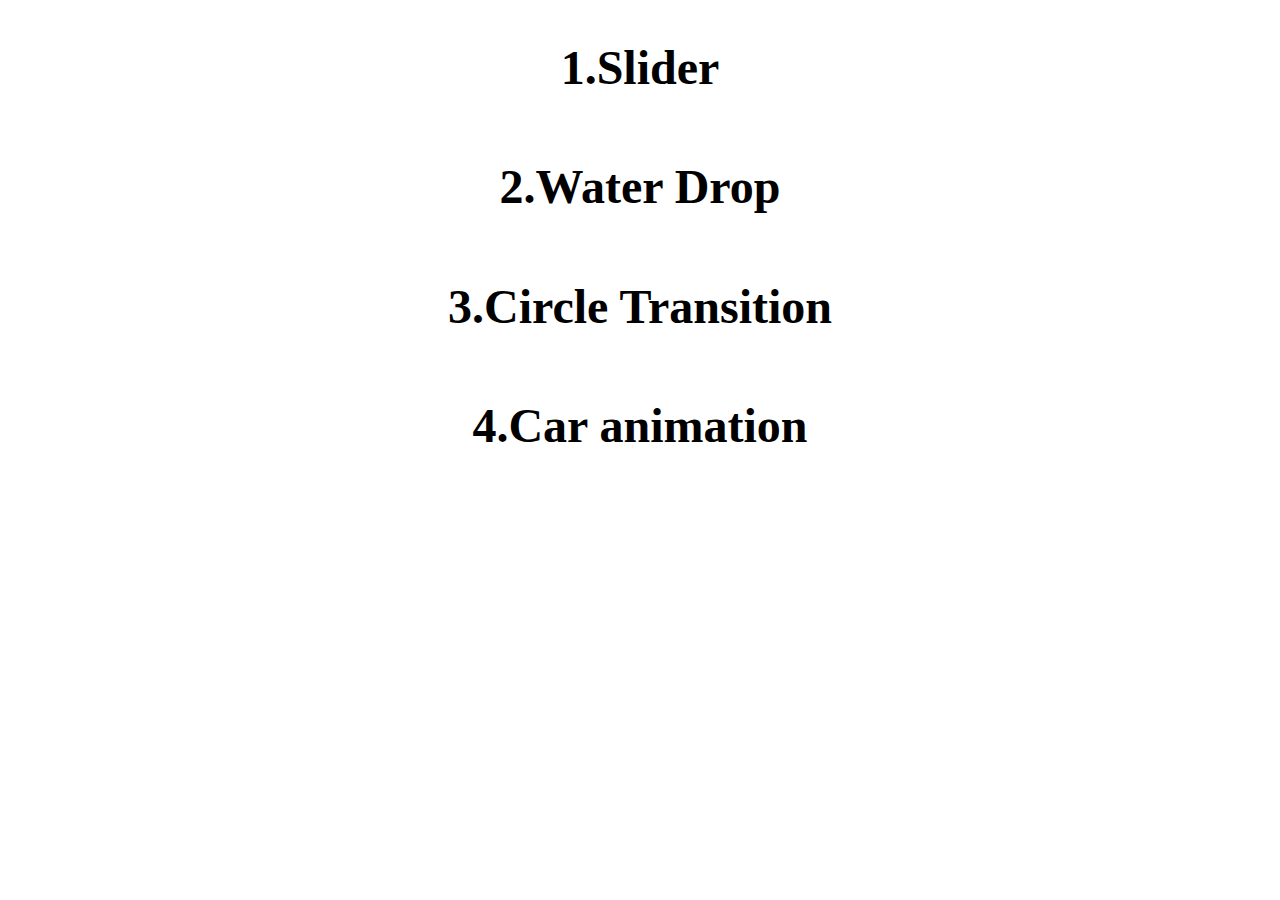
<file: index.html>
<!DOCTYPE html>
<html lang="en">
<head>
    <meta charset="UTF-8">
    <meta name="viewport" content="width=device-width, initial-scale=1.0">
    <title>Document</title>
</head>
<style>
    section{
        display: grid;
        grid-template-columns: 1fr;
        grid-template-rows: 1fr;
        justify-items: center;
    }
    h1{
        font-size: 3rem;
    }
    a{
        text-decoration: none;
        color: #000;
    }
    a:hover{
        cursor: pointer;
        color: crimson;
    }
</style>
<body>
  <section>
    <h1><a href="./slider/index.html">1.Slider</a></h1>
    <h1><a href="./waterdrop/index.html">2.Water Drop</a></h1>
    <h1><a href="./circletransition/index.html">3.Circle Transition</a></h1>
    <h1><a href="./caranimation/index.html">4.Car animation</a></h1>
  </section>

</body>
</html>
</file>
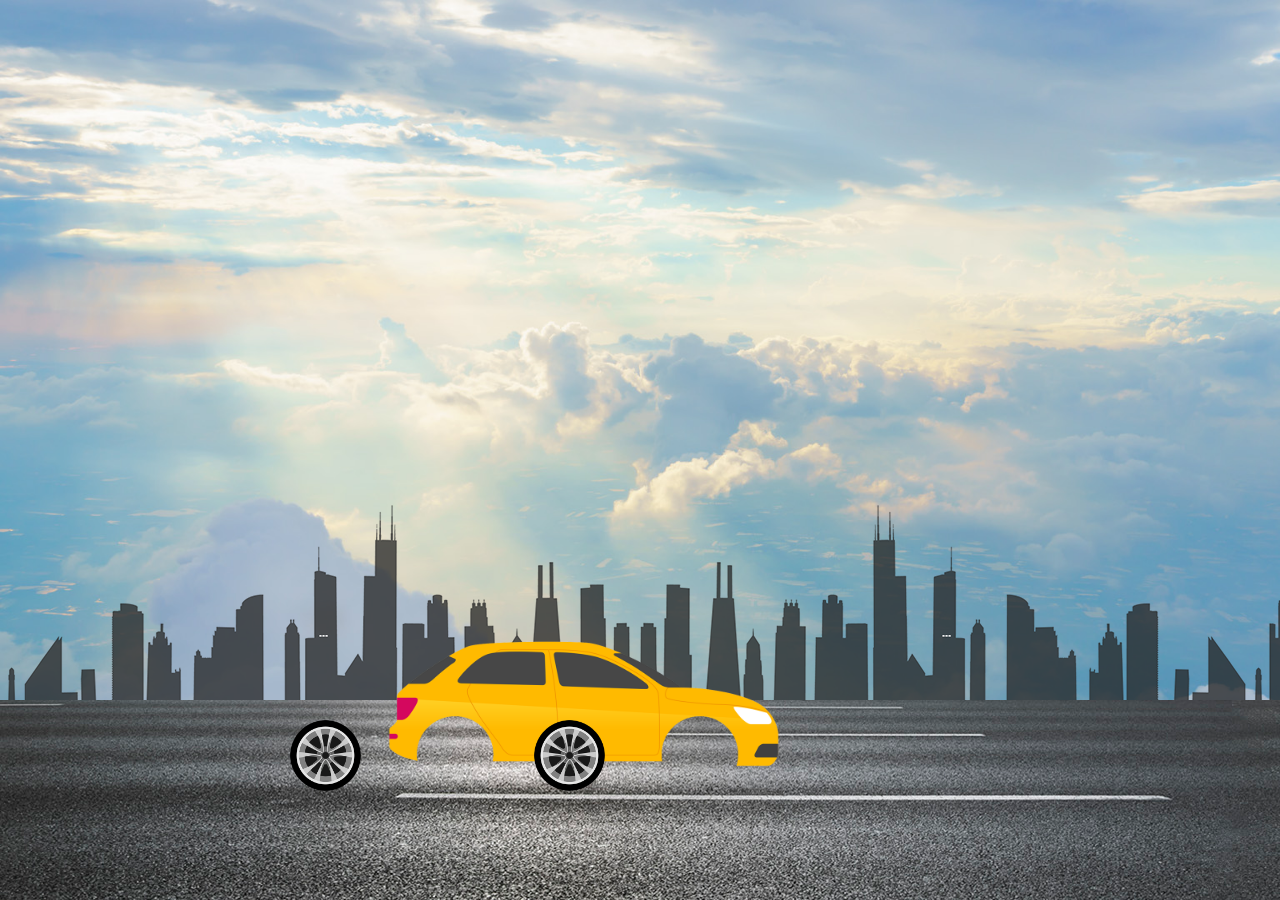
<file: caranimation/index.html>
<!DOCTYPE html>
<html lang="en">
  <head>
    <meta charset="UTF-8" />
    <meta name="viewport" content="width=device-width, initial-scale=1.0" />
    <link rel="stylesheet" href="style.css" />
    <title>Document</title>
  </head>
  <body>
    <section>
      <div class="InFeRnO">
        <div class="highway"></div>
        <div class="city"></div>
     
        <div class="car">
            <img src="./images/car.png">
        </div>
         <div class="wheel">
             <img src="./images/wheel.png" class="back-wheel">
             <img src="./images/wheel.png" class="front-wheel">
         </div>
     </div>
    </section>
  </body>
</html>
</file>
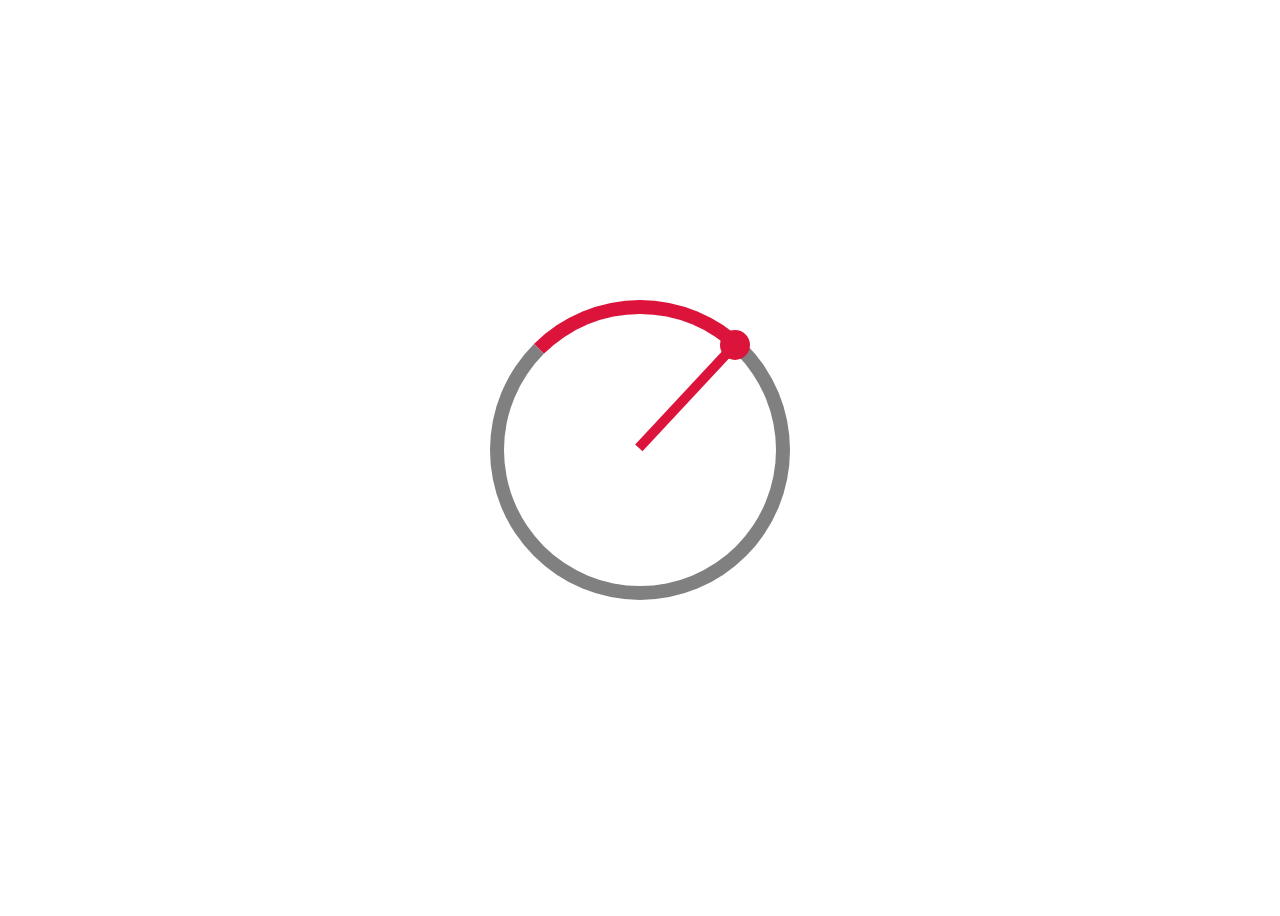
<file: circletransition/index.html>
<!DOCTYPE html>
<html lang="en">
<head>
    <meta charset="UTF-8">
    <meta name="viewport" content="width=device-width, initial-scale=1.0">
    <link rel="stylesheet" href="style.css">
    <title>Document</title>
</head>
<body>
    
    <section>
        <aside>
        </aside>
        <div>
        </div>
    </section>

</body>
</html>
</file>
<file: caranimation/style.css>
/*body {
  background-image: url("./images/sky.jpg");
  width: 100%;
  background-repeat: no-repeat;
  background-position: center;
  background-attachment: fixed;
  background-size: cover;
}

section {
  display: grid;
  grid-template-columns: 1fr 1fr 1fr;
  grid-template-rows: 1fr 1fr 250px;
  height: 100vh;
}
.road {
  grid-row: 3/4;
  grid-column: 1/4;
  height: 250px;
  align-self: flex-end;
}
.city {
  grid-row: 2/3;
  grid-column: 1/4;
  align-self: flex-end;
}

.city-image {
  background-image: url("./images/city.png");
  grid-row: 2/3;
  grid-column: 1/4;
  background-repeat: no-repeat;
}

.car {
  width: 400px;
  position: sticky;
  top: 80px;
  left: 20px;
}
*/

body{

  margin: 0;
  padding:0;
}
.InFeRnO{

  height: 100vh;
  width: 100%;
  background-image: url("./images/sky.jpg");
  background-size: cover;
  background-position: center;
  position: relative;
  overflow: hidden;
}

.highway{

  height: 200px;
  width: 600%;
  display: block;
  background-image: url("./images/road.jpg");
  background-repeat: repeat;
  position: absolute;
  bottom: 0;
  right: 0;
  left: 0;
  z-index: 1;
  background-repeat: repeat-x;
  animation: 5s highway linear infinite;
}

@keyframes highway {

  25%{

      transform: translateX(-100px);
  }

  50%{

      transform: translateX(-50px);
  }

  75%{

      transform: translateX(-90px);
  }
}

.city{

  height: 210px;
  width: 200%;
  display: block;
  background-image: url("./images/city.png");
  position: absolute;
  left: 0;
  right: 0;
  bottom: 200px;
  z-index: 1;
  animation: 5s city linear infinite;
  background-repeat: repeat-x;
}

@keyframes city {

  100%{

      transform: translate(-1400px);
  }
}

.car{

  width: 400px;
  position: absolute;
  left: 30%;
  transform: translateX(-50);
  z-index: 2;
  bottom: 100px;


}

.car img{

  width: 100%;
  animation: car infinite 1s linear;
}

@keyframes car {

  100%{
       transform: translateY(-1px);
  }
  50%{
      transform: translateY(1px);
  }
  0%{
      transform: translateY(-1px);
}

}

.wheel{

  left: 50%;
  bottom: 180px;
  position: absolute;
  z-index: 2;
  transform: translateX(-50px);


}

.wheel img{

  width: 71px;
  height: 71px;

}

.back-wheel{

  left: -300px;
  position: absolute

}

.front-wheel{

  right: -15px;
  position: absolute;
}


@keyframes wheel {

  100% {
      transform: rotate(360deg);
  }

}
</file>
<file: circletransition/style.css>
body{
    background-color: #fff;
    overflow: hidden;
}
section{
    display: grid;
    grid-template-columns: 1fr;
    grid-template-rows: 1fr;
    height: 100vh;
}
.circle{
    width: 400px;
    height: 400px;
    border-radius: 100%;
    border: 10px solid #808080;
    justify-self: center;
    align-self: center  ;
}
.circle::before{
    content: " ";
    position: absolute; 
    left: 0;
    right: 0;
    bottom: 0;
    top: 0;
  width: 400px;
    height: 400px;
    border: 14px solid white;
    border-radius: 100%;
    border-top: 10px solid crimson;
}

.circle div{
    position: absolute;
    width: 200px;
    height: 10px;
    left: 50%;
    top: 50%;
    background: red;
    transform-origin: left center;
    transform: rotate(0deg);
    transition: transform 0.7s linear;
    animation: rotateLine 7s infinite linear;
}

/* @keyframes rotateLine{
    from {
        -webkit-transform: rotate(0deg);
      }
      to {
        -webkit-transform: rotate(359deg);
      }
}



*/

  body {
            width: 100vw;
            height: 100vh;
            overflow: hidden;
            background-color: #FFFFFF;
        }

        section {
            width: 300px;
            height: 300px;
            position: absolute;
            left: 0;
            right: 0;
            top: 0;
            bottom: 0;
            margin: auto;
            border-radius: 100%;
            cursor: pointer;
        }

        section::before {
            content: " ";
            position: absolute;
            left: 0;
            right: 0;
            bottom: 0;
            top: 0;
            margin: auto;
            background: #ffffff;
            border: 14px solid #808080;
            border-radius: 100%;
            border-top: 14px solid #DC143C;
            cursor: pointer;
        }

        section:hover {
            transform: rotate(360deg);
            transition: all 1s;
        }

        aside {
            width: 150px;
            height: 10px;
            background: #DC143C;
            position: absolute;
            transform: rotate(133deg);
            right: 0;
            left: 33%;
            top: 0;
            bottom: 38%;
            margin: auto;
        }

        div {
            width: 30px;
            height: 30px;
            background: #DC143C;
            border-radius: 100%;
            bottom: 70%;
            right: 0;
            top: 0;
            left: 63%;
            margin: auto;
            position: absolute;
        }
</file>
